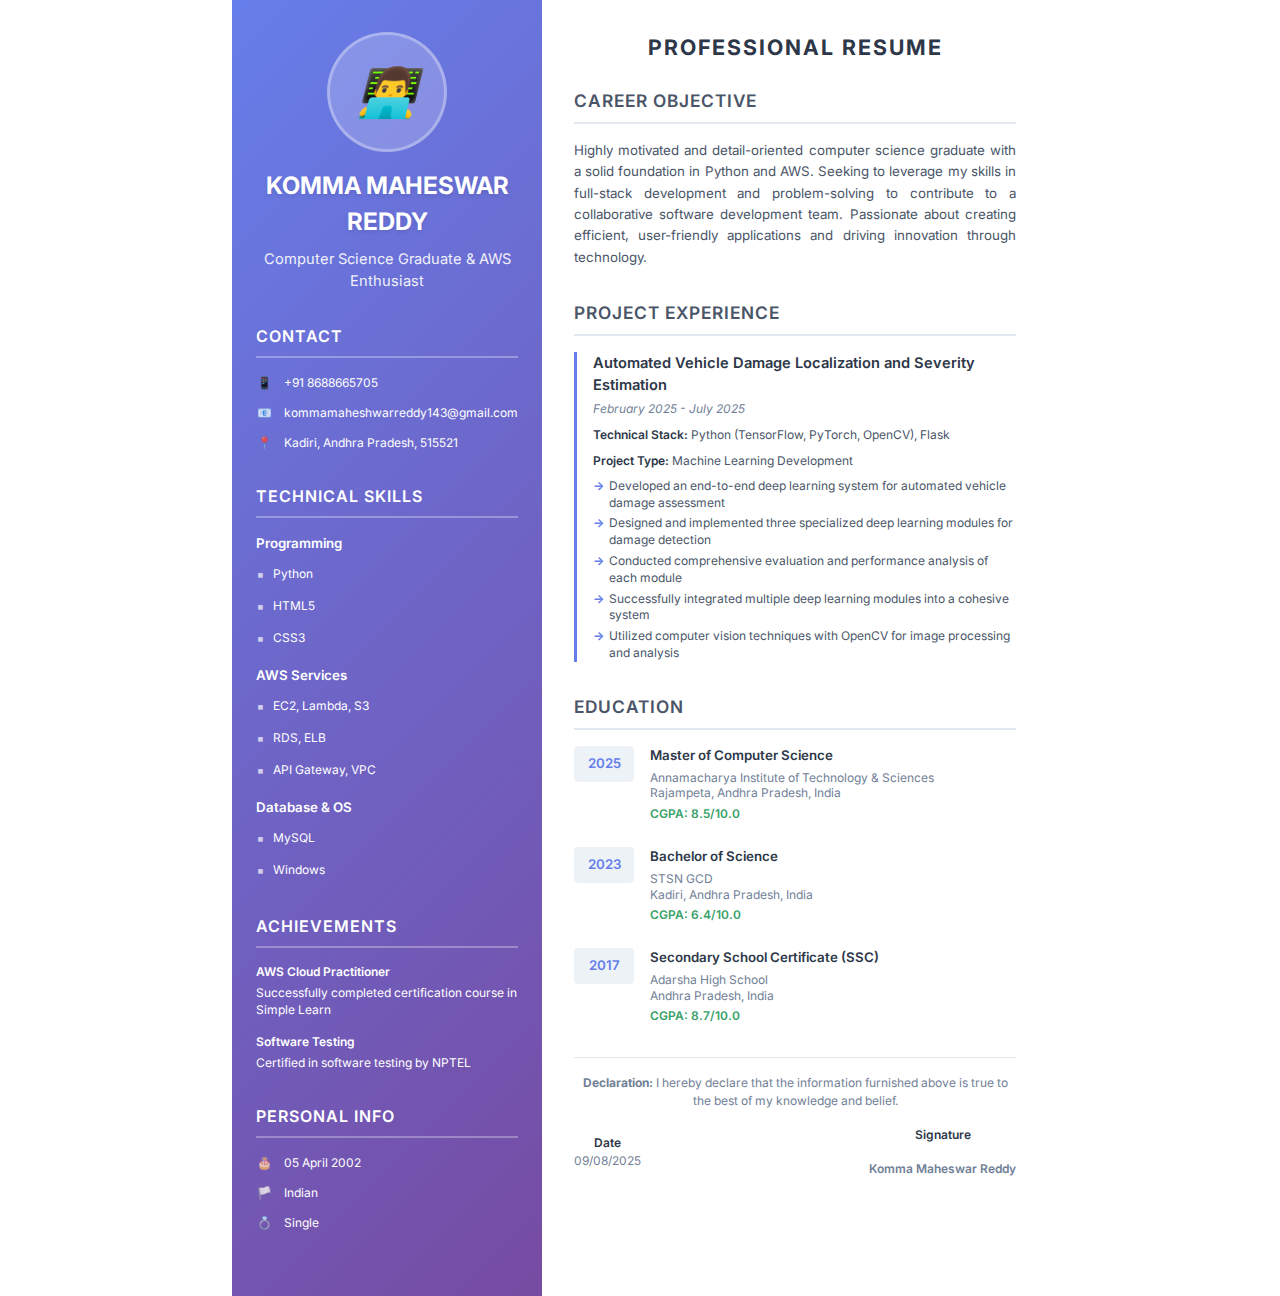
<file: resume-professional.html>
<!DOCTYPE html>
<html lang="en">
  <head>
    <meta charset="UTF-8" />
    <meta name="viewport" content="width=device-width, initial-scale=1.0" />
    <title>Komma Maheswar Reddy - Professional Resume</title>
    <style>
      @import url("https://fonts.googleapis.com/css2?family=Inter:wght@300;400;500;600;700&display=swap");

      @page {
        size: A4;
        margin: 0.5in;
      }

      * {
        margin: 0;
        padding: 0;
        box-sizing: border-box;
      }

      :root {
        --text-color: #2d3748;
        --bg-color: #ffffff;
        --sidebar-bg: linear-gradient(135deg, #667eea 0%, #764ba2 100%);
        --card-bg: #f7fafc;
        --border-color: #e2e8f0;
      }

      [data-theme="dark"] {
        --text-color: #f7fafc;
        --bg-color: #1a202c;
        --sidebar-bg: linear-gradient(135deg, #4a5568 0%, #2d3748 100%);
        --card-bg: #2d3748;
        --border-color: #4a5568;
      }

      body {
        font-family: "Inter", "Arial", sans-serif;
        line-height: 1.5;
        color: var(--text-color);
        max-width: 8.5in;
        margin: 0 auto;
        padding: 0;
        font-size: 10pt;
        background: var(--bg-color);
        transition: background-color 0.3s ease, color 0.3s ease;
      }

      .resume-container {
        display: grid;
        grid-template-columns: 1fr 2fr;
        min-height: 100vh;
      }

      .sidebar {
        background: var(--sidebar-bg);
        color: white;
        padding: 2rem 1.5rem;
      }

      .main-content {
        padding: 2rem 2rem;
        background: var(--bg-color);
      }

      .profile-section {
        text-align: center;
        margin-bottom: 2rem;
      }

      .profile-image {
        width: 120px;
        height: 120px;
        background: rgba(255, 255, 255, 0.2);
        border-radius: 50%;
        display: flex;
        align-items: center;
        justify-content: center;
        margin: 0 auto 1rem;
        font-size: 3rem;
        border: 3px solid rgba(255, 255, 255, 0.3);
      }

      .name {
        font-size: 18pt;
        font-weight: 700;
        margin-bottom: 0.5rem;
        text-shadow: 0 2px 4px rgba(0, 0, 0, 0.1);
      }

      .title {
        font-size: 11pt;
        font-weight: 400;
        opacity: 0.9;
        margin-bottom: 1.5rem;
      }

      .contact-section {
        margin-bottom: 2rem;
      }

      .sidebar-section {
        margin-bottom: 2rem;
      }

      .sidebar-title {
        font-size: 12pt;
        font-weight: 600;
        margin-bottom: 1rem;
        text-transform: uppercase;
        letter-spacing: 1px;
        border-bottom: 2px solid rgba(255, 255, 255, 0.3);
        padding-bottom: 0.5rem;
      }

      .contact-item {
        display: flex;
        align-items: center;
        gap: 0.75rem;
        margin-bottom: 0.75rem;
        font-size: 9pt;
      }

      .contact-icon {
        width: 16px;
        text-align: center;
        opacity: 0.8;
      }

      .skills-list {
        list-style: none;
      }

      .skills-list li {
        margin-bottom: 0.5rem;
        font-size: 9pt;
        display: flex;
        align-items: center;
        gap: 0.5rem;
      }

      .skills-list li::before {
        content: "▪";
        color: rgba(255, 255, 255, 0.7);
        font-size: 12pt;
      }

      .achievements-list {
        list-style: none;
      }

      .achievements-list li {
        margin-bottom: 1rem;
        font-size: 9pt;
        line-height: 1.4;
      }

      .achievement-title {
        font-weight: 600;
        margin-bottom: 0.25rem;
      }

      .main-title {
        font-size: 16pt;
        font-weight: 700;
        color: #2d3748;
        margin-bottom: 1.5rem;
        text-align: center;
        text-transform: uppercase;
        letter-spacing: 2px;
      }

      .section {
        margin-bottom: 2rem;
      }

      .section-title {
        font-size: 13pt;
        font-weight: 600;
        color: #4a5568;
        margin-bottom: 1rem;
        text-transform: uppercase;
        letter-spacing: 1px;
        border-bottom: 2px solid #e2e8f0;
        padding-bottom: 0.5rem;
      }

      .objective {
        font-size: 10pt;
        line-height: 1.6;
        color: #4a5568;
        text-align: justify;
        margin-bottom: 1.5rem;
      }

      .experience-item {
        margin-bottom: 1.5rem;
        border-left: 3px solid #667eea;
        padding-left: 1rem;
      }

      .project-title {
        font-size: 11pt;
        font-weight: 600;
        color: #2d3748;
        margin-bottom: 0.25rem;
      }

      .project-duration {
        font-size: 9pt;
        color: #718096;
        font-style: italic;
        margin-bottom: 0.5rem;
      }

      .project-tech {
        font-size: 9pt;
        color: #4a5568;
        margin-bottom: 0.5rem;
      }

      .tech-label {
        font-weight: 600;
        color: #2d3748;
      }

      .responsibilities {
        margin-top: 0.5rem;
      }

      .responsibilities ul {
        list-style: none;
        padding-left: 0;
      }

      .responsibilities li {
        margin-bottom: 0.25rem;
        font-size: 9pt;
        color: #4a5568;
        line-height: 1.4;
        position: relative;
        padding-left: 1rem;
      }

      .responsibilities li::before {
        content: "→";
        position: absolute;
        left: 0;
        color: #667eea;
        font-weight: bold;
      }

      .education-timeline {
        position: relative;
      }

      .education-item {
        margin-bottom: 1.5rem;
        display: grid;
        grid-template-columns: 60px 1fr;
        gap: 1rem;
        align-items: start;
      }

      .education-year {
        font-weight: 600;
        color: #667eea;
        font-size: 10pt;
        text-align: center;
        background: #edf2f7;
        padding: 0.5rem;
        border-radius: 4px;
      }

      .education-details {
        flex: 1;
      }

      .degree {
        font-weight: 600;
        color: #2d3748;
        font-size: 10pt;
        margin-bottom: 0.25rem;
      }

      .institution {
        color: #718096;
        font-size: 9pt;
        margin-bottom: 0.25rem;
        line-height: 1.3;
      }

      .grade {
        color: #38a169;
        font-weight: 600;
        font-size: 9pt;
      }

      .personal-details {
        display: grid;
        grid-template-columns: 1fr 1fr;
        gap: 1rem;
      }

      .detail-row {
        display: flex;
        justify-content: space-between;
        margin-bottom: 0.5rem;
        font-size: 9pt;
      }

      .detail-label {
        font-weight: 600;
        color: #2d3748;
      }

      .detail-value {
        color: #4a5568;
      }

      .footer {
        text-align: center;
        margin-top: 2rem;
        padding-top: 1rem;
        border-top: 1px solid #e2e8f0;
        font-size: 9pt;
        color: #718096;
      }

      .signature-section {
        display: flex;
        justify-content: space-between;
        align-items: center;
        margin-top: 1rem;
      }

      .signature-item {
        text-align: center;
      }

      .signature-label {
        font-weight: 600;
        color: #2d3748;
      }

      .skill-category-title {
        font-weight: 600;
        margin-bottom: 0.5rem;
        font-size: 10pt;
      }

      .skill-group {
        margin-bottom: 1rem;
      }

      .signature-name {
        font-weight: 600;
        margin-top: 1rem;
      }

      @media print {
        body {
          margin: 0;
          padding: 0;
        }

        .resume-container {
          min-height: 0;
        }
      }
    </style>
  </head>
  <body>
    <div class="resume-container">
      <!-- Sidebar -->
      <div class="sidebar">
        <div class="profile-section">
          <div class="profile-image">
            <i>👨‍💻</i>
          </div>
          <div class="name">KOMMA MAHESWAR REDDY</div>
          <div class="title">Computer Science Graduate & AWS Enthusiast</div>
        </div>

        <div class="sidebar-section">
          <div class="sidebar-title">Contact</div>
          <div class="contact-item">
            <span class="contact-icon">📱</span>
            <span>+91 8688665705</span>
          </div>
          <div class="contact-item">
            <span class="contact-icon">📧</span>
            <span>kommamaheshwarreddy143@gmail.com</span>
          </div>
          <div class="contact-item">
            <span class="contact-icon">📍</span>
            <span>Kadiri, Andhra Pradesh, 515521</span>
          </div>
        </div>

        <div class="sidebar-section">
          <div class="sidebar-title">Technical Skills</div>
          <div class="skill-group">
            <div class="skill-category-title">Programming</div>
            <ul class="skills-list">
              <li>Python</li>
              <li>HTML5</li>
              <li>CSS3</li>
            </ul>
          </div>
          <div class="skill-group">
            <div class="skill-category-title">AWS Services</div>
            <ul class="skills-list">
              <li>EC2, Lambda, S3</li>
              <li>RDS, ELB</li>
              <li>API Gateway, VPC</li>
            </ul>
          </div>
          <div>
            <div class="skill-category-title">Database & OS</div>
            <ul class="skills-list">
              <li>MySQL</li>
              <li>Windows</li>
            </ul>
          </div>
        </div>

        <div class="sidebar-section">
          <div class="sidebar-title">Achievements</div>
          <ul class="achievements-list">
            <li>
              <div class="achievement-title">AWS Cloud Practitioner</div>
              <div>
                Successfully completed certification course in Simple Learn
              </div>
            </li>
            <li>
              <div class="achievement-title">Software Testing</div>
              <div>Certified in software testing by NPTEL</div>
            </li>
          </ul>
        </div>

        <div class="sidebar-section">
          <div class="sidebar-title">Personal Info</div>
          <div class="contact-item">
            <span class="contact-icon">🎂</span>
            <span>05 April 2002</span>
          </div>
          <div class="contact-item">
            <span class="contact-icon">🏳️</span>
            <span>Indian</span>
          </div>
          <div class="contact-item">
            <span class="contact-icon">💍</span>
            <span>Single</span>
          </div>
        </div>
      </div>

      <!-- Main Content -->
      <div class="main-content">
        <div class="main-title">Professional Resume</div>

        <div class="section">
          <div class="section-title">Career Objective</div>
          <div class="objective">
            Highly motivated and detail-oriented computer science graduate with
            a solid foundation in Python and AWS. Seeking to leverage my skills
            in full-stack development and problem-solving to contribute to a
            collaborative software development team. Passionate about creating
            efficient, user-friendly applications and driving innovation through
            technology.
          </div>
        </div>

        <div class="section">
          <div class="section-title">Project Experience</div>
          <div class="experience-item">
            <div class="project-title">
              Automated Vehicle Damage Localization and Severity Estimation
            </div>
            <div class="project-duration">February 2025 - July 2025</div>
            <div class="project-tech">
              <span class="tech-label">Technical Stack:</span> Python
              (TensorFlow, PyTorch, OpenCV), Flask
            </div>
            <div class="project-tech">
              <span class="tech-label">Project Type:</span> Machine Learning
              Development
            </div>
            <div class="responsibilities">
              <ul>
                <li>
                  Developed an end-to-end deep learning system for automated
                  vehicle damage assessment
                </li>
                <li>
                  Designed and implemented three specialized deep learning
                  modules for damage detection
                </li>
                <li>
                  Conducted comprehensive evaluation and performance analysis of
                  each module
                </li>
                <li>
                  Successfully integrated multiple deep learning modules into a
                  cohesive system
                </li>
                <li>
                  Utilized computer vision techniques with OpenCV for image
                  processing and analysis
                </li>
              </ul>
            </div>
          </div>
        </div>

        <div class="section">
          <div class="section-title">Education</div>
          <div class="education-timeline">
            <div class="education-item">
              <div class="education-year">2025</div>
              <div class="education-details">
                <div class="degree">Master of Computer Science</div>
                <div class="institution">
                  Annamacharya Institute of Technology & Sciences<br />Rajampeta,
                  Andhra Pradesh, India
                </div>
                <div class="grade">CGPA: 8.5/10.0</div>
              </div>
            </div>

            <div class="education-item">
              <div class="education-year">2023</div>
              <div class="education-details">
                <div class="degree">Bachelor of Science</div>
                <div class="institution">
                  STSN GCD<br />Kadiri, Andhra Pradesh, India
                </div>
                <div class="grade">CGPA: 6.4/10.0</div>
              </div>
            </div>

            <div class="education-item">
              <div class="education-year">2017</div>
              <div class="education-details">
                <div class="degree">Secondary School Certificate (SSC)</div>
                <div class="institution">
                  Adarsha High School<br />Andhra Pradesh, India
                </div>
                <div class="grade">CGPA: 8.7/10.0</div>
              </div>
            </div>
          </div>
        </div>

        <div class="footer">
          <p>
            <strong>Declaration:</strong> I hereby declare that the information
            furnished above is true to the best of my knowledge and belief.
          </p>
          <div class="signature-section">
            <div class="signature-item">
              <div class="signature-label">Date</div>
              <div>09/08/2025</div>
            </div>
            <div class="signature-item">
              <div class="signature-label">Signature</div>
              <div class="signature-name">Komma Maheswar Reddy</div>
            </div>
          </div>
        </div>
      </div>
    </div>
  </body>
</html>
</file>
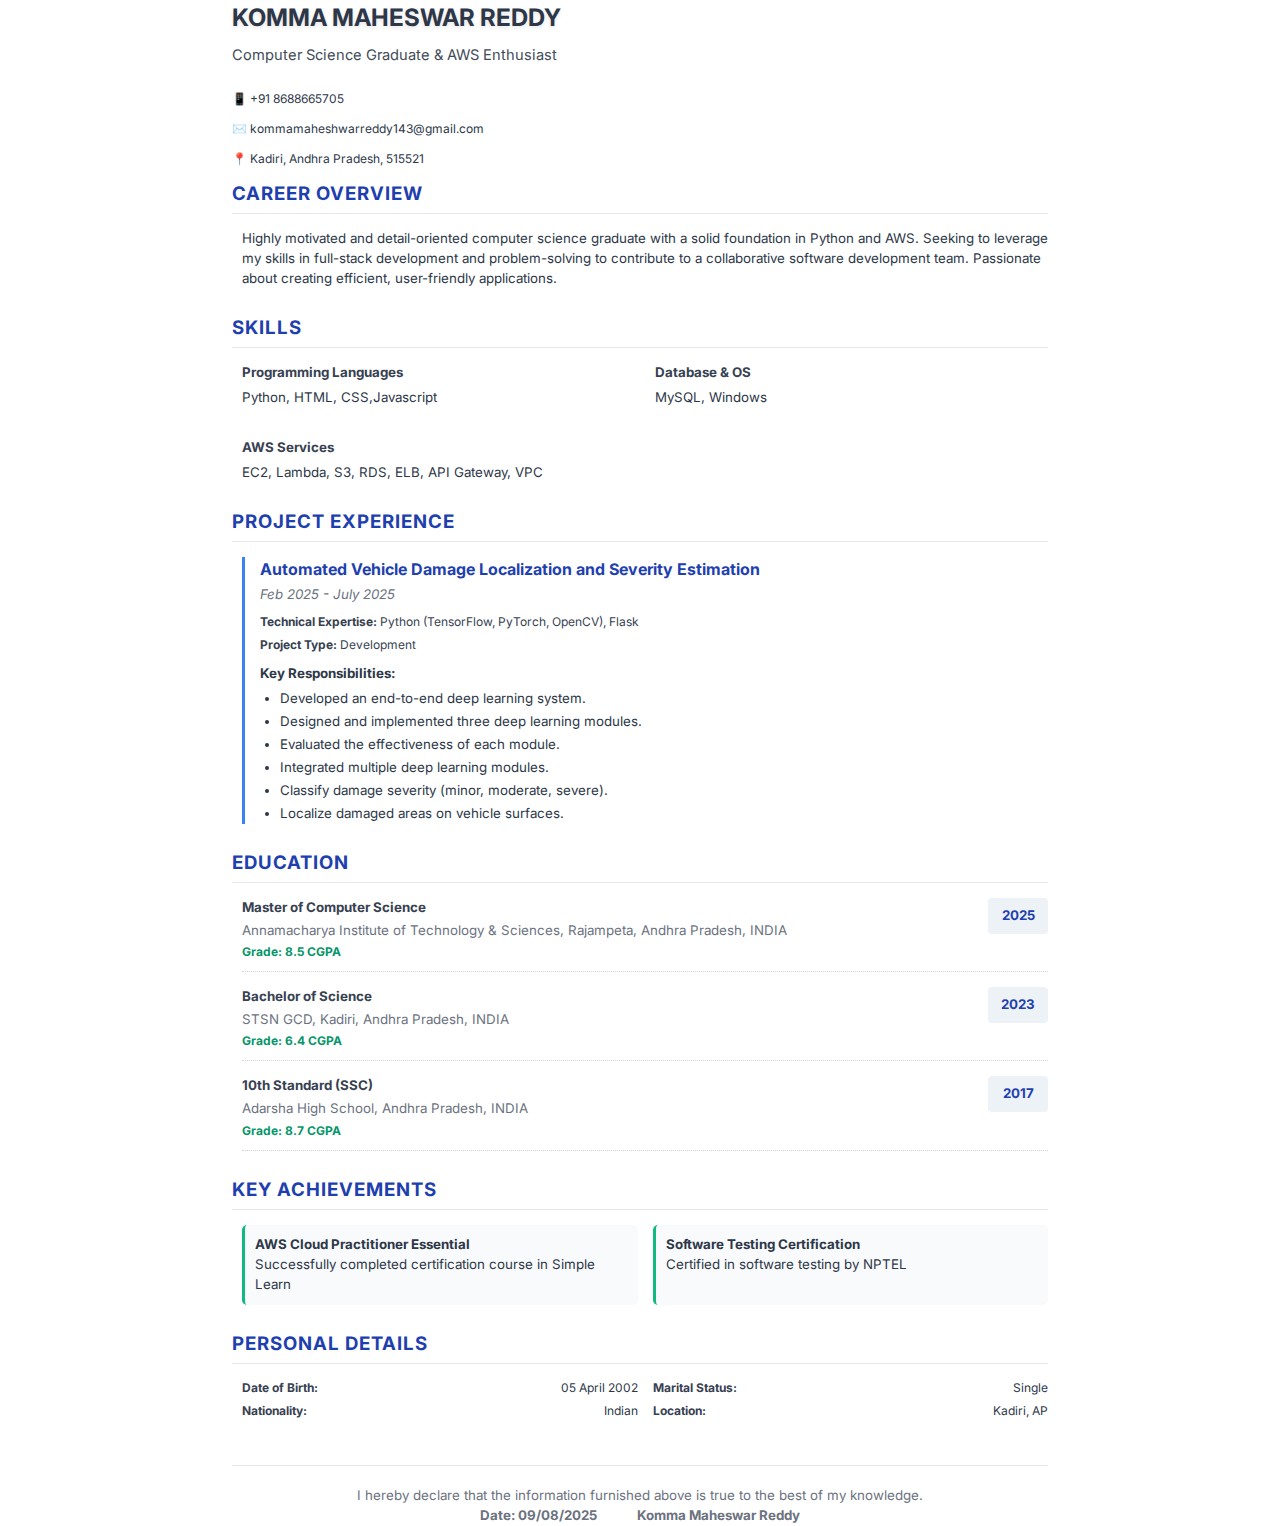
<file: resume.html>
<!DOCTYPE html>
<html lang="en">
  <head>
    <meta charset="UTF-8" />
    <meta name="viewport" content="width=device-width, initial-scale=1.0" />
    <title>Komma Maheswar Reddy - Professional Resume</title>
    <style>
      @import url("https://fonts.googleapis.com/css2?family=Inter:wght@300;400;500;600;700&display=swap");

      @page {
        size: A4;
        margin: 0.5in;
      }

      * {
        margin: 0;
        padding: 0;
        box-sizing: border-box;
      }

      body {
        font-family: "Inter", "Arial", sans-serif;
        line-height: 1.5;
        color: #2d3748;
        max-width: 8.5in;
        margin: 0 auto;
        padding: 0;
        font-size: 10pt;
        background: #ffffff;
      }

      .resume-container {
        display: grid;
        grid-template-columns: 1fr 2fr;
        min-height: 100vh;
      }

      .sidebar {
        background: linear-gradient(135deg, #667eea 0%, #764ba2 100%);
        color: white;
        padding: 2rem 1.5rem;
      }

      .main-content {
        padding: 2rem 2rem;
        background: white;
      }

      .profile-section {
        text-align: center;
        margin-bottom: 2rem;
      }

      .profile-image {
        width: 120px;
        height: 120px;
        background: rgba(255, 255, 255, 0.2);
        border-radius: 50%;
        display: flex;
        align-items: center;
        justify-content: center;
        margin: 0 auto 1rem;
        font-size: 3rem;
        border: 3px solid rgba(255, 255, 255, 0.3);
      }

      .name {
        font-size: 18pt;
        font-weight: 700;
        margin-bottom: 0.5rem;
        text-shadow: 0 2px 4px rgba(0, 0, 0, 0.1);
      }

      .title {
        font-size: 11pt;
        font-weight: 400;
        opacity: 0.9;
        margin-bottom: 1.5rem;
      }

      .contact-section {
        margin-bottom: 2rem;
      }

      .sidebar-section {
        margin-bottom: 2rem;
      }

      .sidebar-title {
        font-size: 12pt;
        font-weight: 600;
        margin-bottom: 1rem;
        text-transform: uppercase;
        letter-spacing: 1px;
        border-bottom: 2px solid rgba(255, 255, 255, 0.3);
        padding-bottom: 0.5rem;
      }

      .contact-item {
        display: flex;
        align-items: center;
        gap: 0.75rem;
        margin-bottom: 0.75rem;
        font-size: 9pt;
      }

      .contact-icon {
        width: 16px;
        text-align: center;
        opacity: 0.8;
      }

      .skills-list {
        list-style: none;
      }

      .skills-list li {
        margin-bottom: 0.5rem;
        font-size: 9pt;
        display: flex;
        align-items: center;
        gap: 0.5rem;
      }

      .skills-list li::before {
        content: "▪";
        color: rgba(255, 255, 255, 0.7);
        font-size: 12pt;
      }

      .achievements-list {
        list-style: none;
      }

      .achievements-list li {
        margin-bottom: 1rem;
        font-size: 9pt;
        line-height: 1.4;
      }

      .achievement-title {
        font-weight: 600;
        margin-bottom: 0.25rem;
      }

      .main-title {
        font-size: 16pt;
        font-weight: 700;
        color: #2d3748;
        margin-bottom: 1.5rem;
        text-align: center;
        text-transform: uppercase;
        letter-spacing: 2px;
      }

      .section {
        margin-bottom: 2rem;
      }

      .section-title {
        font-size: 13pt;
        font-weight: 600;
        color: #4a5568;
        margin-bottom: 1rem;
        text-transform: uppercase;
        letter-spacing: 1px;
        border-bottom: 2px solid #e2e8f0;
        padding-bottom: 0.5rem;
      }

      .objective {
        font-size: 10pt;
        line-height: 1.6;
        color: #4a5568;
        text-align: justify;
        margin-bottom: 1.5rem;
      }

      .experience-item {
        margin-bottom: 1.5rem;
        border-left: 3px solid #667eea;
        padding-left: 1rem;
      }

      .project-title {
        font-size: 11pt;
        font-weight: 600;
        color: #2d3748;
        margin-bottom: 0.25rem;
      }

      .project-duration {
        font-size: 9pt;
        color: #718096;
        font-style: italic;
        margin-bottom: 0.5rem;
      }

      .project-tech {
        font-size: 9pt;
        color: #4a5568;
        margin-bottom: 0.5rem;
      }

      .tech-label {
        font-weight: 600;
        color: #2d3748;
      }

      .responsibilities {
        margin-top: 0.5rem;
      }

      .responsibilities ul {
        list-style: none;
        padding-left: 0;
      }

      .responsibilities li {
        margin-bottom: 0.25rem;
        font-size: 9pt;
        color: #4a5568;
        line-height: 1.4;
        position: relative;
        padding-left: 1rem;
      }

      .responsibilities li::before {
        content: "→";
        position: absolute;
        left: 0;
        color: #667eea;
        font-weight: bold;
      }

      .education-timeline {
        position: relative;
      }

      .education-item {
        margin-bottom: 1.5rem;
        display: grid;
        grid-template-columns: 60px 1fr;
        gap: 1rem;
        align-items: start;
      }

      .education-year {
        font-weight: 600;
        color: #667eea;
        font-size: 10pt;
        text-align: center;
        background: #edf2f7;
        padding: 0.5rem;
        border-radius: 4px;
      }

      .education-details {
        flex: 1;
      }

      .degree {
        font-weight: 600;
        color: #2d3748;
        font-size: 10pt;
        margin-bottom: 0.25rem;
      }

      .institution {
        color: #718096;
        font-size: 9pt;
        margin-bottom: 0.25rem;
        line-height: 1.3;
      }

      .grade {
        color: #38a169;
        font-weight: 600;
        font-size: 9pt;
      }

      .personal-details {
        display: grid;
        grid-template-columns: 1fr 1fr;
        gap: 1rem;
      }

      .detail-row {
        display: flex;
        justify-content: space-between;
        margin-bottom: 0.5rem;
        font-size: 9pt;
      }

      .detail-label {
        font-weight: 600;
        color: #2d3748;
      }

      .detail-value {
        color: #4a5568;
      }

      .footer {
        text-align: center;
        margin-top: 2rem;
        padding-top: 1rem;
        border-top: 1px solid #e2e8f0;
        font-size: 9pt;
        color: #718096;
      }

      .signature-section {
        display: flex;
        justify-content: space-between;
        align-items: center;
        margin-top: 1rem;
      }

      .signature-item {
        text-align: center;
      }

      .signature-label {
        font-weight: 600;
        color: #2d3748;
      }

      @media print {
        body {
          margin: 0;
          padding: 0;
        }

        .resume-container {
          min-height: 0;
        }
      }

      .section {
        margin-bottom: 25px;
      }

      .section-title {
        font-size: 14pt;
        font-weight: bold;
        color: #1e40af;
        border-bottom: 1px solid #e5e7eb;
        padding-bottom: 5px;
        margin-bottom: 15px;
        text-transform: uppercase;
        letter-spacing: 1px;
      }

      .content {
        margin-left: 10px;
      }

      .skills-grid {
        display: grid;
        grid-template-columns: 1fr 1fr;
        gap: 20px;
      }

      .skill-category {
        margin-bottom: 15px;
      }

      .skill-category-title {
        font-weight: bold;
        color: #374151;
        margin-bottom: 5px;
      }

      .project {
        margin-bottom: 20px;
        border-left: 3px solid #3b82f6;
        padding-left: 15px;
      }

      .project-title {
        font-weight: bold;
        color: #1e40af;
        font-size: 12pt;
      }

      .project-duration {
        color: #6b7280;
        font-style: italic;
        font-size: 10pt;
      }

      .project-tech {
        color: #374151;
        margin: 5px 0;
      }

      .project-responsibilities {
        margin-top: 10px;
      }

      .project-responsibilities ul {
        margin: 5px 0;
        padding-left: 20px;
      }

      .project-responsibilities li {
        margin-bottom: 3px;
      }

      .education-item {
        display: flex;
        justify-content: space-between;
        align-items: flex-start;
        margin-bottom: 15px;
        border-bottom: 1px dotted #d1d5db;
        padding-bottom: 10px;
      }

      .education-details {
        flex: 1;
      }

      .education-year {
        font-weight: bold;
        color: #1e40af;
        min-width: 60px;
      }

      .degree {
        font-weight: bold;
        color: #374151;
      }

      .institution {
        color: #6b7280;
        font-size: 10pt;
      }

      .grade {
        color: #059669;
        font-weight: bold;
      }

      .achievements {
        display: grid;
        grid-template-columns: 1fr 1fr;
        gap: 15px;
      }

      .achievement-item {
        padding: 10px;
        background: #f9fafb;
        border-radius: 5px;
        border-left: 3px solid #10b981;
      }

      .personal-details {
        display: grid;
        grid-template-columns: 1fr 1fr;
        gap: 15px;
      }

      .detail-row {
        display: flex;
        justify-content: space-between;
        margin-bottom: 5px;
      }

      .detail-label {
        font-weight: bold;
        color: #374151;
      }

      .footer {
        text-align: center;
        margin-top: 40px;
        padding-top: 20px;
        border-top: 1px solid #e5e7eb;
        font-size: 10pt;
        color: #6b7280;
      }

      .aws-skills {
        margin-top: 15px;
      }

      @media print {
        body {
          margin: 0;
          padding: 0;
        }
      }
    </style>
  </head>
  <body>
    <div class="header">
      <div class="name">KOMMA MAHESWAR REDDY</div>
      <div class="title">Computer Science Graduate & AWS Enthusiast</div>
      <div class="contact-info">
        <div class="contact-item">
          <span>📱 +91 8688665705</span>
        </div>
        <div class="contact-item">
          <span>✉️ kommamaheshwarreddy143@gmail.com</span>
        </div>
        <div class="contact-item">
          <span>📍 Kadiri, Andhra Pradesh, 515521</span>
        </div>
      </div>
    </div>

    <div class="section">
      <div class="section-title">Career Overview</div>
      <div class="content">
        <p>
          Highly motivated and detail-oriented computer science graduate with a
          solid foundation in Python and AWS. Seeking to leverage my skills in
          full-stack development and problem-solving to contribute to a
          collaborative software development team. Passionate about creating
          efficient, user-friendly applications.
        </p>
      </div>
    </div>

    <div class="section">
      <div class="section-title">Skills</div>
      <div class="content">
        <div class="skills-grid">
          <div class="skill-category">
            <div class="skill-category-title">Programming Languages</div>
            <div>Python, HTML, CSS,Javascript</div>
          </div>
          <div class="skill-category">
            <div class="skill-category-title">Database & OS</div>
            <div>MySQL, Windows</div>
          </div>
        </div>
        <div class="aws-skills">
          <div class="skill-category-title">AWS Services</div>
          <div>EC2, Lambda, S3, RDS, ELB, API Gateway, VPC</div>
        </div>
      </div>
    </div>

    <div class="section">
      <div class="section-title">Project Experience</div>
      <div class="content">
        <div class="project">
          <div class="project-title">
            Automated Vehicle Damage Localization and Severity Estimation
          </div>
          <div class="project-duration">Feb 2025 - July 2025</div>
          <div class="project-tech">
            <strong>Technical Expertise:</strong> Python (TensorFlow, PyTorch,
            OpenCV), Flask
          </div>
          <div class="project-tech">
            <strong>Project Type:</strong> Development
          </div>
          <div class="project-responsibilities">
            <strong>Key Responsibilities:</strong>
            <ul>
              <li>Developed an end-to-end deep learning system.</li>
              <li>Designed and implemented three deep learning modules.</li>
              <li>Evaluated the effectiveness of each module.</li>
              <li>Integrated multiple deep learning modules.</li>
              <li>Classify damage severity (minor, moderate, severe).</li>
              <li>Localize damaged areas on vehicle surfaces.</li>
            </ul>
          </div>
        </div>
      </div>
    </div>

    <div class="section">
      <div class="section-title">Education</div>
      <div class="content">
        <div class="education-item">
          <div class="education-details">
            <div class="degree">Master of Computer Science</div>
            <div class="institution">
              Annamacharya Institute of Technology & Sciences, Rajampeta, Andhra
              Pradesh, INDIA
            </div>
            <div class="grade">Grade: 8.5 CGPA</div>
          </div>
          <div class="education-year">2025</div>
        </div>

        <div class="education-item">
          <div class="education-details">
            <div class="degree">Bachelor of Science</div>
            <div class="institution">
              STSN GCD, Kadiri, Andhra Pradesh, INDIA
            </div>
            <div class="grade">Grade: 6.4 CGPA</div>
          </div>
          <div class="education-year">2023</div>
        </div>

        <div class="education-item">
          <div class="education-details">
            <div class="degree">10th Standard (SSC)</div>
            <div class="institution">
              Adarsha High School, Andhra Pradesh, INDIA
            </div>
            <div class="grade">Grade: 8.7 CGPA</div>
          </div>
          <div class="education-year">2017</div>
        </div>
      </div>
    </div>

    <div class="section">
      <div class="section-title">Key Achievements</div>
      <div class="content">
        <div class="achievements">
          <div class="achievement-item">
            <strong>AWS Cloud Practitioner Essential</strong><br />
            Successfully completed certification course in Simple Learn
          </div>
          <div class="achievement-item">
            <strong>Software Testing Certification</strong><br />
            Certified in software testing by NPTEL
          </div>
        </div>
      </div>
    </div>

    <div class="section">
      <div class="section-title">Personal Details</div>
      <div class="content">
        <div class="personal-details">
          <div>
            <div class="detail-row">
              <span class="detail-label">Date of Birth:</span>
              <span>05 April 2002</span>
            </div>
            <div class="detail-row">
              <span class="detail-label">Nationality:</span>
              <span>Indian</span>
            </div>
          </div>
          <div>
            <div class="detail-row">
              <span class="detail-label">Marital Status:</span>
              <span>Single</span>
            </div>
            <div class="detail-row">
              <span class="detail-label">Location:</span>
              <span>Kadiri, AP</span>
            </div>
          </div>
        </div>
      </div>
    </div>

    <div class="footer">
      <p>
        I hereby declare that the information furnished above is true to the
        best of my knowledge.
      </p>
      <p>
        <strong>Date: 09/08/2025</strong>
        &nbsp;&nbsp;&nbsp;&nbsp;&nbsp;&nbsp;&nbsp;&nbsp;
        <strong>Komma Maheswar Reddy</strong>
      </p>
    </div>
  </body>
</html>
</file>
